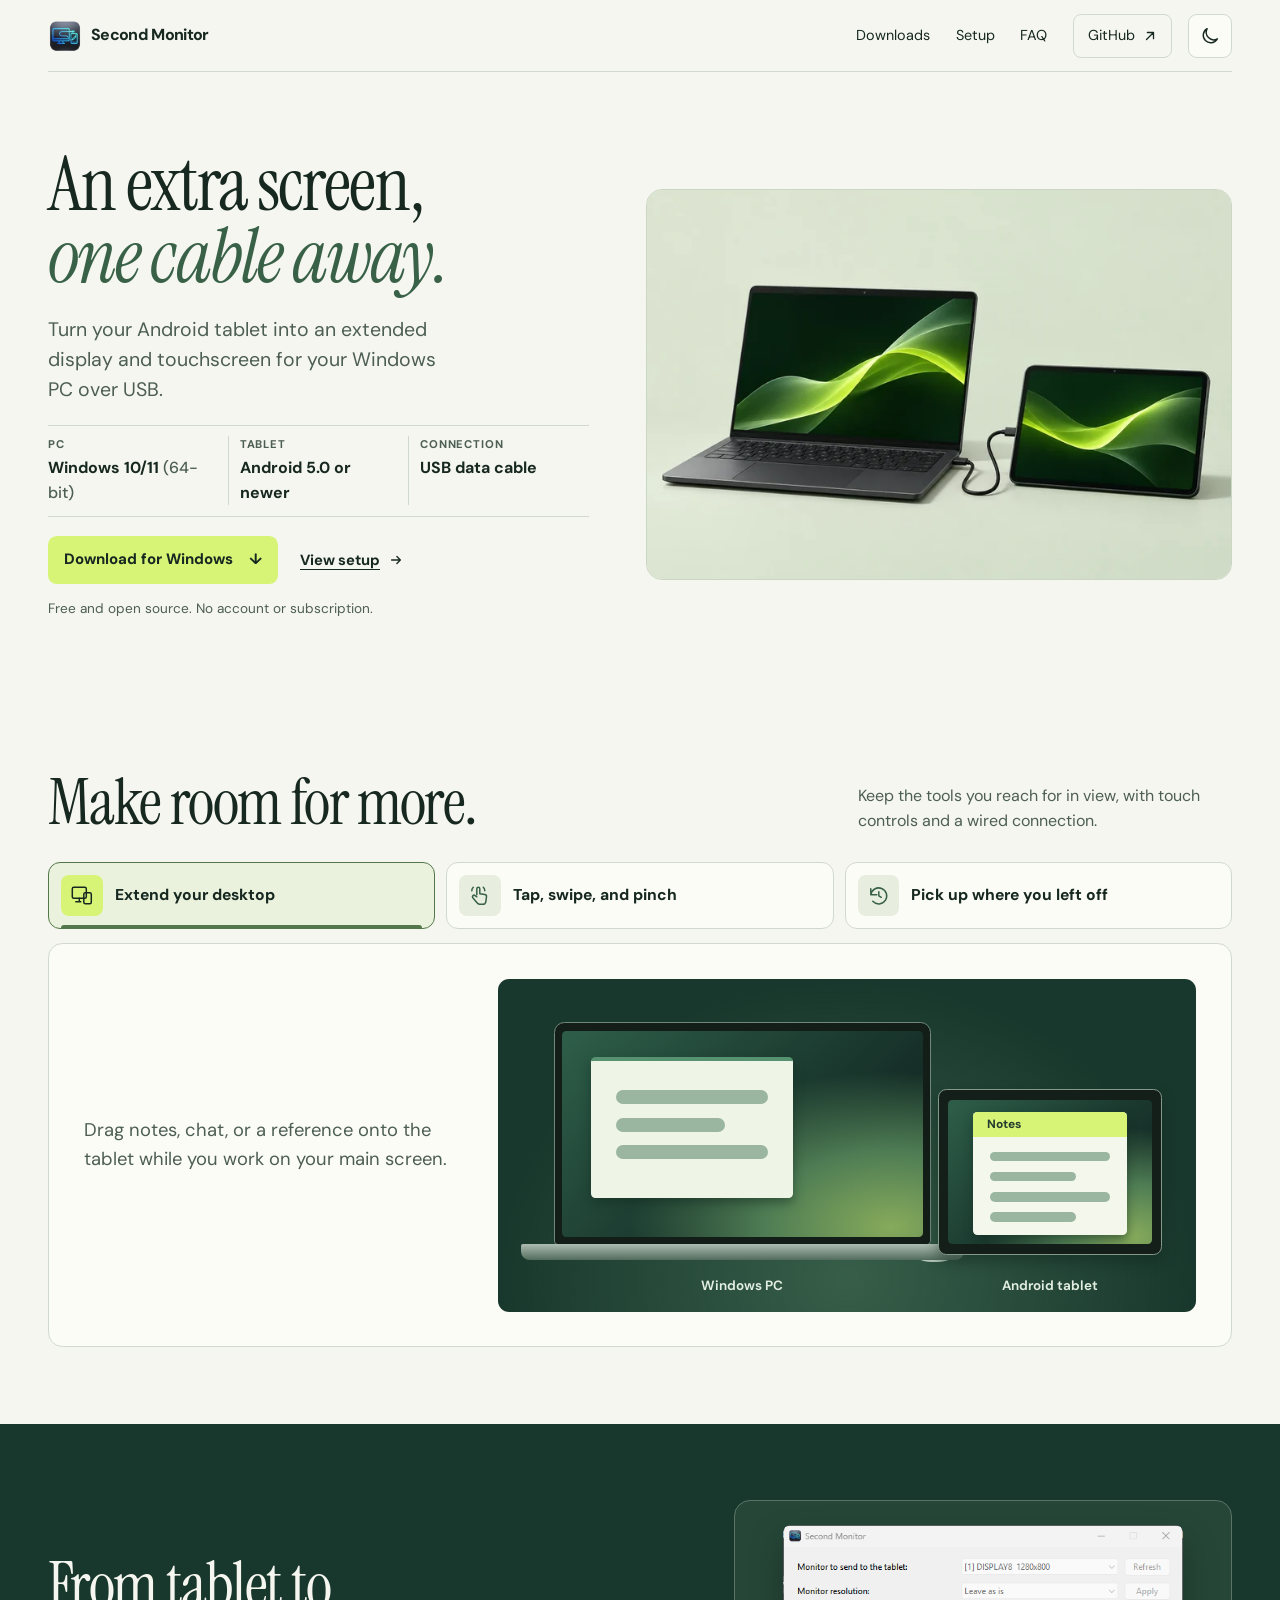
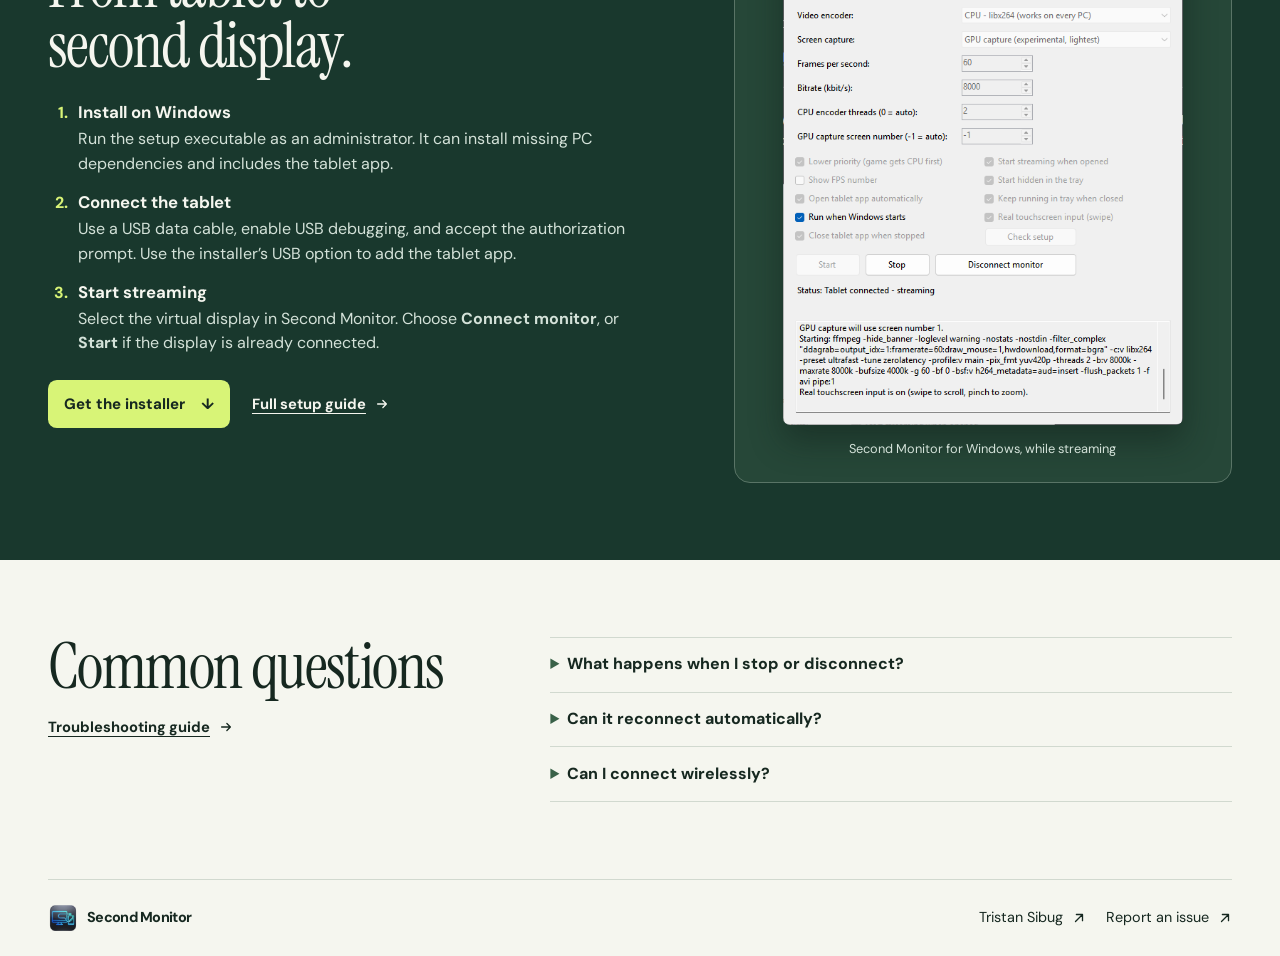
<file: website/public/index.html>
<!doctype html>
<html lang="en">
<head>
  <meta charset="utf-8">
  <meta name="viewport" content="width=device-width, initial-scale=1">
  <meta name="description" content="Turn your Android tablet into an extended Windows display and touchscreen over USB. Second Monitor is free and open source.">
  <meta name="color-scheme" content="light dark">
  <meta name="theme-color" content="#f5f6ef">
  <script src="theme.js"></script>
  <title>Second Monitor | An extra screen, one cable away</title>
  <link rel="icon" href="assets/app-icon.webp" type="image/webp">
  <link rel="stylesheet" href="styles.css">
  <link rel="stylesheet" href="feature-demo.css">
  <script src="feature-demo.js" defer></script>
</head>
<body>
  <a class="skip-link" href="#main">Skip to content</a>

  <header class="site-header">
    <div class="shell header-inner">
      <a class="brand" href="./" aria-current="page">
        <img src="assets/app-icon.webp" width="34" height="34" alt="">
        Second Monitor
      </a>
      <nav aria-label="Main navigation">
        <ul class="nav-links">
          <li><a href="downloads/">Downloads</a></li>
          <li><a href="setup/">Setup</a></li>
          <li><a href="#faq">FAQ</a></li>
          <li><a class="github-link" href="https://github.com/TristanSibug/SecondMonitor">GitHub <svg class="link-icon" aria-hidden="true" width="14" height="14" viewBox="0 0 16 16" fill="none" stroke="currentColor" stroke-width="1.5" stroke-linecap="round" stroke-linejoin="round"><path d="M4 12 12 4M5 4h7v7"/></svg></a></li>
        </ul>
      </nav>
      <button class="theme-toggle" type="button" aria-label="Dark theme" aria-pressed="false" title="Switch to dark theme" hidden>
        <svg class="theme-moon" aria-hidden="true" width="20" height="20" viewBox="0 0 24 24" fill="none" stroke="currentColor" stroke-width="1.7" stroke-linecap="round" stroke-linejoin="round"><path d="M20.8 15.4A9 9 0 0 1 8.6 3.2 9 9 0 1 0 20.8 15.4Z"/></svg>
        <svg class="theme-sun" aria-hidden="true" width="20" height="20" viewBox="0 0 24 24" fill="none" stroke="currentColor" stroke-width="1.7" stroke-linecap="round"><circle cx="12" cy="12" r="4"/><path d="M12 2v2m0 16v2M2 12h2m16 0h2M5 5l1.4 1.4m11.2 11.2L19 19M5 19l1.4-1.4M17.6 6.4 19 5"/></svg>
      </button>
    </div>
  </header>

  <main id="main">
    <section class="shell hero" aria-labelledby="hero-title">
      <div class="hero-copy">
        <h1 id="hero-title">An extra screen,<br><em>one cable away.</em></h1>
        <p class="lede">Turn your Android tablet into an extended display and touchscreen for your Windows PC over USB.</p>
        <dl class="requirements" aria-label="System requirements">
          <div><dt>PC</dt><dd>Windows 10/11 <span>(64-bit)</span></dd></div>
          <div><dt>Tablet</dt><dd>Android 5.0 or newer</dd></div>
          <div><dt>Connection</dt><dd>USB data cable</dd></div>
        </dl>
        <div class="actions">
          <a class="button" href="downloads/">Download for Windows <span aria-hidden="true">↓</span></a>
          <a class="text-link" href="setup/">View setup <svg class="link-icon" aria-hidden="true" width="14" height="14" viewBox="0 0 16 16" fill="none" stroke="currentColor" stroke-width="1.5" stroke-linecap="round" stroke-linejoin="round"><path d="M3 8h10m-4-4 4 4-4 4"/></svg></a>
        </div>
        <p class="hero-note">Free and open source. No account or subscription.</p>
      </div>

      <figure class="hero-figure">
        <img src="assets/wired-workspace.webp" srcset="assets/wired-workspace-small.webp 720w, assets/wired-workspace.webp 1440w" sizes="(max-width: 780px) calc(100vw - 32px), (max-width: 1200px) 49vw, 585px" width="1440" height="960" fetchpriority="high" alt="A laptop and tablet sharing a desktop over a single USB cable.">
      </figure>
    </section>

    <section class="shell section" id="features" aria-labelledby="features-title">
      <div class="section-heading">
        <h2 id="features-title">Make room for more.</h2>
        <p>Keep the tools you reach for in view, with touch controls and a wired connection.</p>
      </div>
      <div class="features" data-feature-demo>
        <article class="feature" data-demo="extend">
          <svg class="feature-icon" aria-hidden="true" width="24" height="24" viewBox="0 0 24 24" fill="none" stroke="currentColor" stroke-width="1.5" stroke-linecap="round" stroke-linejoin="round"><rect x="2.5" y="3.5" width="14" height="11" rx="1.5"/><path d="M6 18h5m-1.5-3.5V18"/><rect x="14" y="9" width="7.5" height="11" rx="1.5"/></svg>
          <h3>Extend your desktop</h3>
          <p>Drag notes, chat, or a reference onto the tablet while you work on your main screen.</p>
        </article>
        <article class="feature" data-demo="touch">
          <svg class="feature-icon" aria-hidden="true" width="24" height="24" viewBox="0 0 24 24" fill="none" stroke="currentColor" stroke-width="1.5" stroke-linecap="round" stroke-linejoin="round"><path d="M9 11V5a1.5 1.5 0 0 1 3 0v5l5 .8a2 2 0 0 1 1.7 2.2l-.7 5a3 3 0 0 1-3 2.5h-3a3 3 0 0 1-2.3-1.1L5 14a1.6 1.6 0 0 1 2.3-2.2L9 13"/><path d="M4 7a5 5 0 0 1 1.5-3.5m10 0A5 5 0 0 1 17 7"/></svg>
          <h3>Tap, swipe, and pinch</h3>
          <p>Swipe to scroll and pinch to zoom on your tablet. Switch to mouse mode for single-finger clicks and drags.</p>
        </article>
        <article class="feature" data-demo="reconnect">
          <svg class="feature-icon" aria-hidden="true" width="24" height="24" viewBox="0 0 24 24" fill="none" stroke="currentColor" stroke-width="1.5" stroke-linecap="round" stroke-linejoin="round"><path d="M4 11a8 8 0 1 1 2 6.5M4 5v6h6m2-3v4l2.5 1.5"/></svg>
          <h3>Pick up where you left off</h3>
          <p>Disconnect to bring windows back to your remaining displays. Reconnect to restore the tablet’s saved resolution and position.</p>
        </article>
      </div>
      <template id="feature-scene">
        <div class="demo-scene" aria-hidden="true">
          <div class="demo-cable"></div>
          <div class="demo-laptop">
            <div class="demo-laptop-screen">
              <div class="demo-work-window"><i></i><i></i><i></i></div>
            </div>
          </div>
          <div class="demo-tablet"></div>
          <div class="demo-notes">
            <div class="demo-notes-bar">Notes</div>
            <div class="demo-notes-page"><i></i><i></i><i></i><i></i></div>
            <span class="demo-finger"></span><span class="demo-finger demo-finger-second"></span>
            <span class="demo-cursor"></span>
          </div>
          <span class="demo-restored">Layout restored</span>
          <span class="demo-label demo-label-laptop">Windows PC</span>
          <span class="demo-label demo-label-tablet">Android tablet</span>
        </div>
      </template>
    </section>

    <section class="setup-band" id="setup" aria-labelledby="setup-title">
      <div class="shell setup">
        <div>
          <h2 id="setup-title">From tablet to second display.</h2>
          <ol class="steps">
            <li><div><h3>Install on Windows</h3><p>Run the setup executable as an administrator. It can install missing PC dependencies and includes the tablet app.</p></div></li>
            <li><div><h3>Connect the tablet</h3><p>Use a USB data cable, enable USB debugging, and accept the authorization prompt. Use the installer’s USB option to add the tablet app.</p></div></li>
            <li><div><h3>Start streaming</h3><p>Select the virtual display in Second Monitor. Choose <strong>Connect monitor</strong>, or <strong>Start</strong> if the display is already connected.</p></div></li>
          </ol>
          <div class="actions">
            <a class="button" href="downloads/">Get the installer <span aria-hidden="true">↓</span></a>
            <a class="text-link" href="setup/">Full setup guide <svg class="link-icon" aria-hidden="true" width="14" height="14" viewBox="0 0 16 16" fill="none" stroke="currentColor" stroke-width="1.5" stroke-linecap="round" stroke-linejoin="round"><path d="M3 8h10m-4-4 4 4-4 4"/></svg></a>
          </div>
        </div>
        <figure class="app-figure">
          <img src="assets/windows-app.webp" width="562" height="702" loading="lazy" alt="Second Monitor for Windows, showing the selected display, capture settings, and the Stop and Disconnect monitor controls.">
          <figcaption>Second Monitor for Windows, while streaming</figcaption>
        </figure>
      </div>
    </section>

    <section class="shell section faq" id="faq" aria-labelledby="faq-title">
      <div>
        <h2 id="faq-title">Common questions</h2>
        <a class="text-link" href="setup/#troubleshooting">Troubleshooting guide <svg class="link-icon" aria-hidden="true" width="14" height="14" viewBox="0 0 16 16" fill="none" stroke="currentColor" stroke-width="1.5" stroke-linecap="round" stroke-linejoin="round"><path d="M3 8h10m-4-4 4 4-4 4"/></svg></a>
      </div>
      <div class="questions">
        <details>
          <summary>What happens when I stop or disconnect?</summary>
          <p><strong>Stop</strong> ends streaming and keeps the virtual display active. <strong>Disconnect monitor</strong> removes it from the active desktop, and Windows moves its windows to the remaining displays.</p>
        </details>
        <details>
          <summary>Can it reconnect automatically?</summary>
          <p>Yes. If your saved secondary display is disconnected and available, launching Second Monitor reconnects it and starts streaming.</p>
        </details>
        <details>
          <summary>Can I connect wirelessly?</summary>
          <p>No. Second Monitor uses a USB data cable for video and touch input. The tablet needs USB debugging enabled and must authorize your PC.</p>
        </details>
      </div>
    </section>
  </main>

  <footer class="shell footer">
    <a class="brand" href="./">
      <img src="assets/app-icon.webp" width="30" height="30" alt="">
      Second Monitor
    </a>
    <div class="footer-links">
      <a href="https://tjesibug.online/">Tristan Sibug <svg class="link-icon" aria-hidden="true" width="14" height="14" viewBox="0 0 16 16" fill="none" stroke="currentColor" stroke-width="1.5" stroke-linecap="round" stroke-linejoin="round"><path d="M4 12 12 4M5 4h7v7"/></svg></a>
      <a href="https://github.com/TristanSibug/SecondMonitor/issues">Report an issue <svg class="link-icon" aria-hidden="true" width="14" height="14" viewBox="0 0 16 16" fill="none" stroke="currentColor" stroke-width="1.5" stroke-linecap="round" stroke-linejoin="round"><path d="M4 12 12 4M5 4h7v7"/></svg></a>
    </div>
  </footer>
</body>
</html>
</file>
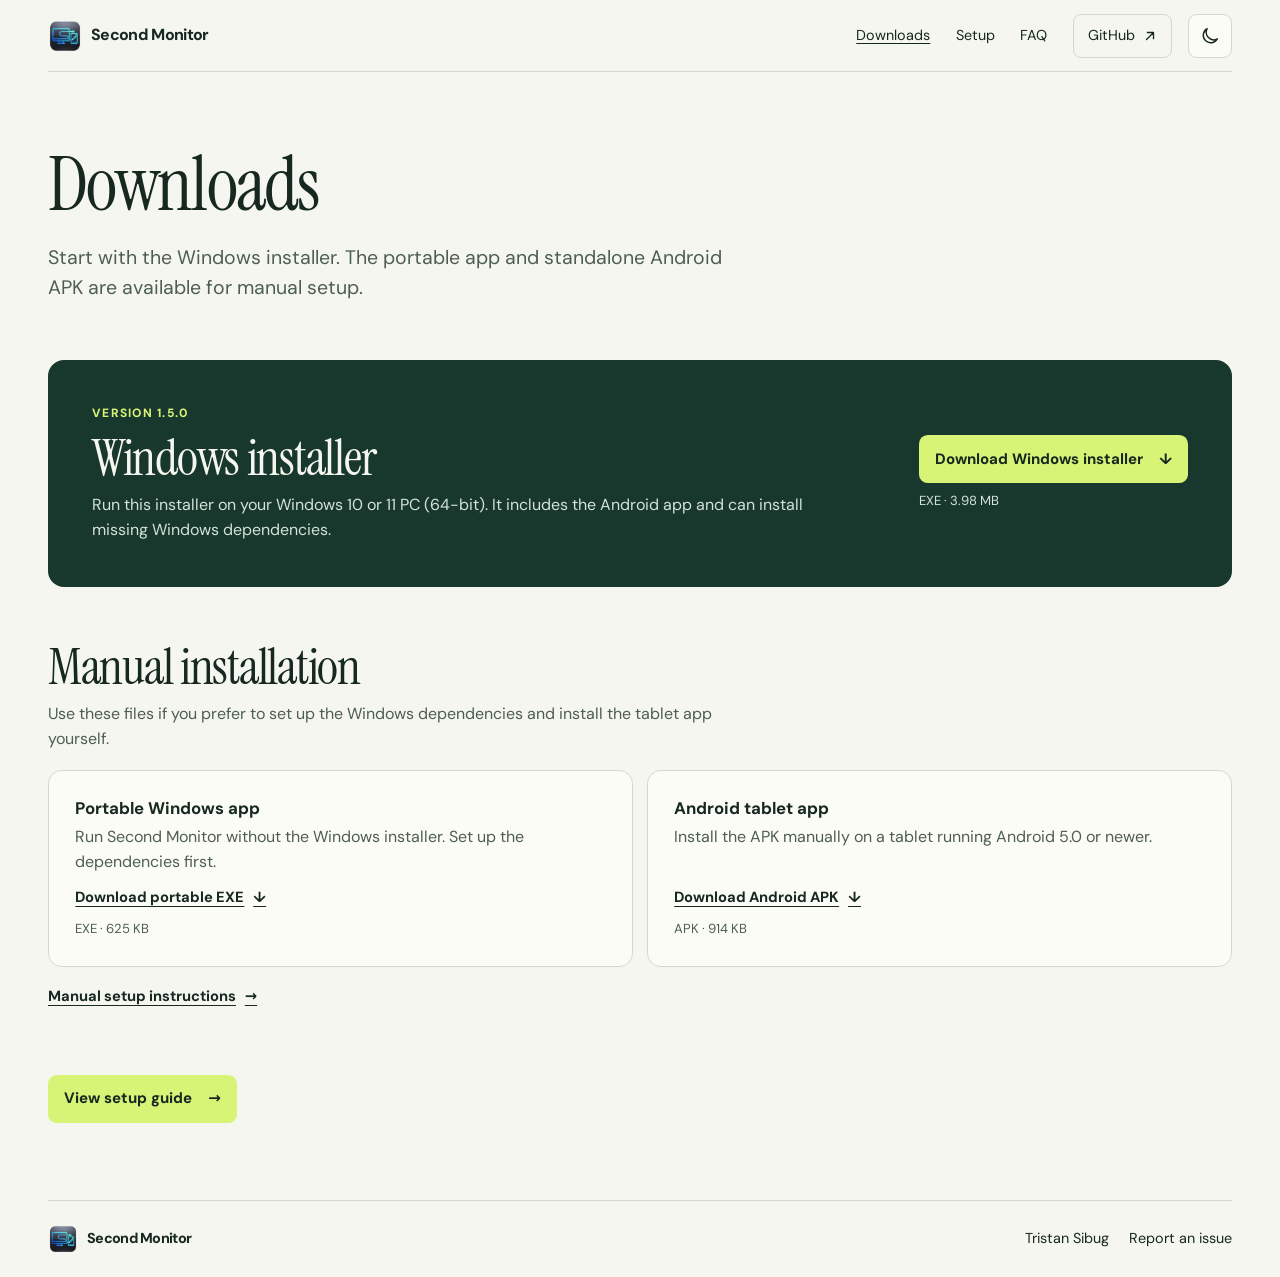
<file: website/public/downloads/index.html>
<!doctype html>
<html lang="en">
<head>
  <meta charset="utf-8">
  <meta name="viewport" content="width=device-width, initial-scale=1">
  <meta name="description" content="Download the Second Monitor Windows installer, portable app, or Android APK.">
  <meta name="color-scheme" content="light dark">
  <meta name="theme-color" content="#f5f6ef">
  <script src="../theme.js"></script>
  <title>Downloads | Second Monitor</title>
  <link rel="icon" href="../assets/app-icon.webp" type="image/webp">
  <link rel="stylesheet" href="../styles.css">
</head>
<body>
  <a class="skip-link" href="#main">Skip to content</a>

  <header class="site-header">
    <div class="shell header-inner">
      <a class="brand" href="../">
        <img src="../assets/app-icon.webp" width="34" height="34" alt="">
        Second Monitor
      </a>
      <nav aria-label="Main navigation">
        <ul class="nav-links">
          <li><a href="./" aria-current="page">Downloads</a></li>
          <li><a href="../setup/">Setup</a></li>
          <li><a href="../#faq">FAQ</a></li>
          <li><a class="github-link" href="https://github.com/TristanSibug/SecondMonitor">GitHub <svg class="link-icon" aria-hidden="true" width="14" height="14" viewBox="0 0 16 16" fill="none" stroke="currentColor" stroke-width="1.5" stroke-linecap="round" stroke-linejoin="round"><path d="M4 12 12 4M5 4h7v7"/></svg></a></li>
        </ul>
      </nav>
      <button class="theme-toggle" type="button" aria-label="Dark theme" aria-pressed="false" title="Switch to dark theme" hidden>
        <svg class="theme-moon" aria-hidden="true" width="20" height="20" viewBox="0 0 24 24" fill="none" stroke="currentColor" stroke-width="1.7" stroke-linecap="round" stroke-linejoin="round"><path d="M20.8 15.4A9 9 0 0 1 8.6 3.2 9 9 0 1 0 20.8 15.4Z"/></svg>
        <svg class="theme-sun" aria-hidden="true" width="20" height="20" viewBox="0 0 24 24" fill="none" stroke="currentColor" stroke-width="1.7" stroke-linecap="round"><circle cx="12" cy="12" r="4"/><path d="M12 2v2m0 16v2M2 12h2m16 0h2M5 5l1.4 1.4m11.2 11.2L19 19M5 19l1.4-1.4M17.6 6.4 19 5"/></svg>
      </button>
    </div>
  </header>

  <main class="shell content-page" id="main">
    <div class="page-intro">
      <h1>Downloads</h1>
      <p class="lede">Start with the Windows installer. The portable app and standalone Android APK are available for manual setup.</p>
    </div>

    <section class="download-primary" id="windows-installer" aria-labelledby="installer-title">
      <div>
        <p class="eyebrow">Version 1.5.0</p>
        <h2 id="installer-title">Windows installer</h2>
        <p>Run this installer on your Windows 10 or 11 PC (64-bit). It includes the Android app and can install missing Windows dependencies.</p>
      </div>
      <div class="download-action">
        <a class="button" href="https://github.com/TristanSibug/SecondMonitor/releases/download/v1.5.0/SecondMonitorSetup-1.5.exe">Download Windows installer <span aria-hidden="true">↓</span></a>
        <p class="file-info">EXE · 3.98 MB</p>
      </div>
    </section>

    <section class="download-options" id="manual-downloads" aria-labelledby="manual-title">
      <h2 id="manual-title">Manual installation</h2>
      <p>Use these files if you prefer to set up the Windows dependencies and install the tablet app yourself.</p>
      <div class="download-grid">
        <article class="feature">
          <h3>Portable Windows app</h3>
          <p>Run Second Monitor without the Windows installer. Set up the dependencies first.</p>
          <div class="download-file">
            <a class="text-link" href="https://github.com/TristanSibug/SecondMonitor/releases/download/v1.5.0/SecondMonitor.exe">Download portable EXE <span aria-hidden="true">↓</span></a>
            <p class="file-info">EXE · 625 KB</p>
          </div>
        </article>
        <article class="feature">
          <h3>Android tablet app</h3>
          <p>Install the APK manually on a tablet running Android 5.0 or newer.</p>
          <div class="download-file">
            <a class="text-link" href="https://github.com/TristanSibug/SecondMonitor/releases/download/v1.5.0/SecondMonitor.apk">Download Android APK <span aria-hidden="true">↓</span></a>
            <p class="file-info">APK · 914 KB</p>
          </div>
        </article>
      </div>
      <a class="text-link" href="../setup/#manual">Manual setup instructions <span aria-hidden="true">→</span></a>
    </section>

    <a class="button" href="../setup/">View setup guide <span aria-hidden="true">→</span></a>
  </main>

  <footer class="shell footer">
    <a class="brand" href="../">
      <img src="../assets/app-icon.webp" width="30" height="30" alt="">
      Second Monitor
    </a>
    <div class="footer-links"><a href="https://tjesibug.online/">Tristan Sibug</a><a href="https://github.com/TristanSibug/SecondMonitor/issues">Report an issue</a></div>
  </footer>
</body>
</html>
</file>
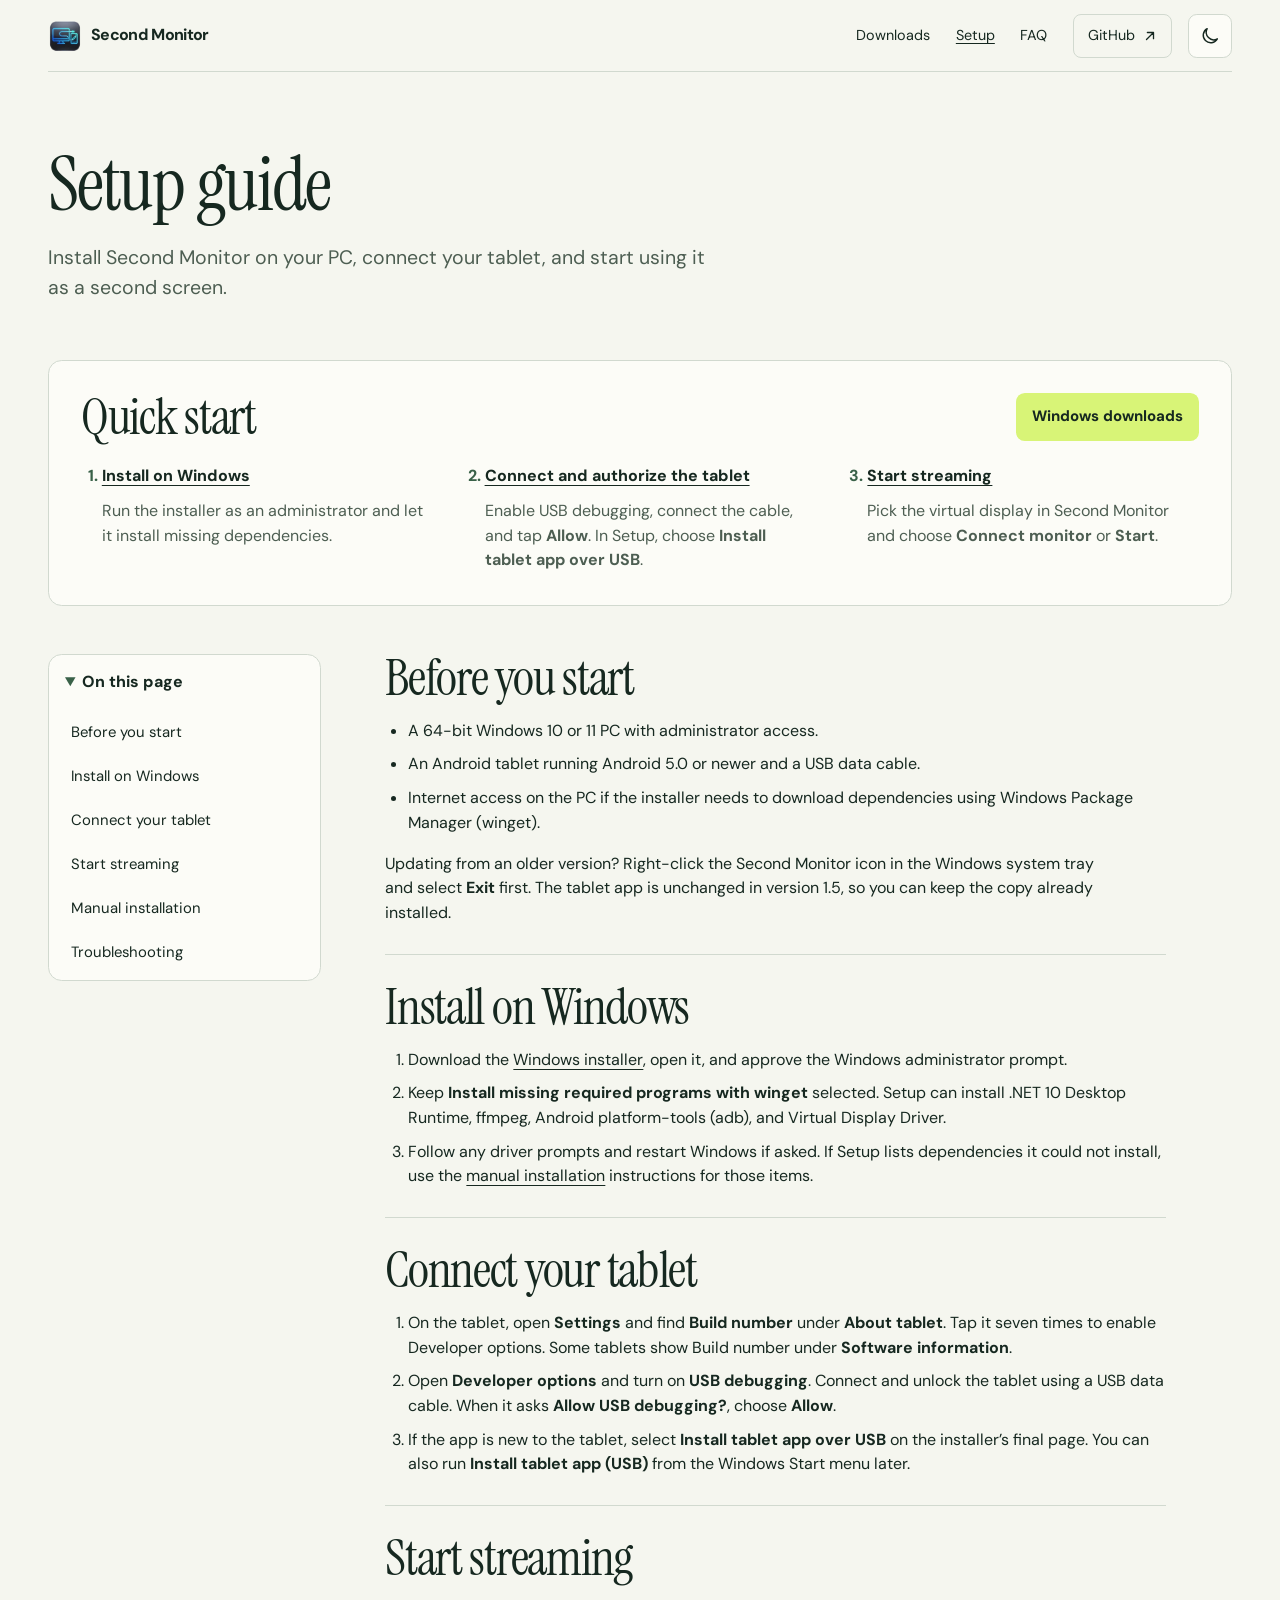
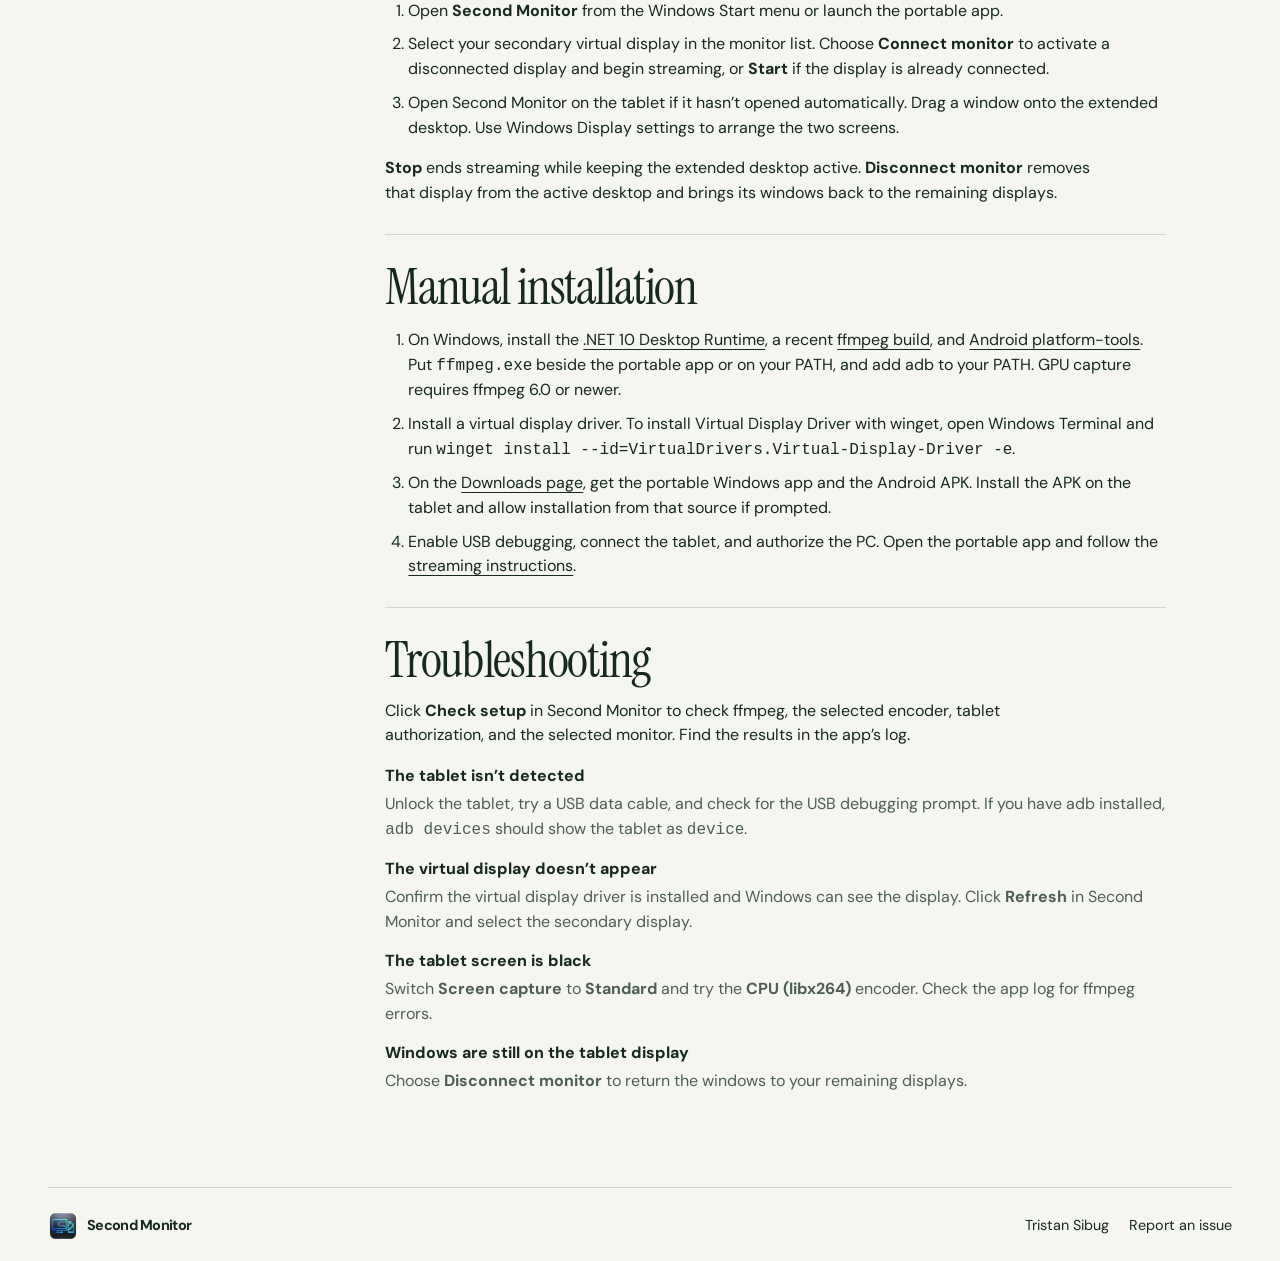
<file: website/public/setup/index.html>
<!doctype html>
<html lang="en">
<head>
  <meta charset="utf-8">
  <meta name="viewport" content="width=device-width, initial-scale=1">
  <meta name="description" content="Install Second Monitor, connect your Android tablet over USB, and start using it as an extended Windows display.">
  <meta name="color-scheme" content="light dark">
  <meta name="theme-color" content="#f5f6ef">
  <script src="../theme.js"></script>
  <title>Setup guide | Second Monitor</title>
  <link rel="icon" href="../assets/app-icon.webp" type="image/webp">
  <link rel="stylesheet" href="../styles.css">
</head>
<body>
  <a class="skip-link" href="#main">Skip to content</a>

  <header class="site-header">
    <div class="shell header-inner">
      <a class="brand" href="../">
        <img src="../assets/app-icon.webp" width="34" height="34" alt="">
        Second Monitor
      </a>
      <nav aria-label="Main navigation">
        <ul class="nav-links">
          <li><a href="../downloads/">Downloads</a></li>
          <li><a href="./" aria-current="page">Setup</a></li>
          <li><a href="../#faq">FAQ</a></li>
          <li><a class="github-link" href="https://github.com/TristanSibug/SecondMonitor">GitHub <svg class="link-icon" aria-hidden="true" width="14" height="14" viewBox="0 0 16 16" fill="none" stroke="currentColor" stroke-width="1.5" stroke-linecap="round" stroke-linejoin="round"><path d="M4 12 12 4M5 4h7v7"/></svg></a></li>
        </ul>
      </nav>
      <button class="theme-toggle" type="button" aria-label="Dark theme" aria-pressed="false" title="Switch to dark theme" hidden>
        <svg class="theme-moon" aria-hidden="true" width="20" height="20" viewBox="0 0 24 24" fill="none" stroke="currentColor" stroke-width="1.7" stroke-linecap="round" stroke-linejoin="round"><path d="M20.8 15.4A9 9 0 0 1 8.6 3.2 9 9 0 1 0 20.8 15.4Z"/></svg>
        <svg class="theme-sun" aria-hidden="true" width="20" height="20" viewBox="0 0 24 24" fill="none" stroke="currentColor" stroke-width="1.7" stroke-linecap="round"><circle cx="12" cy="12" r="4"/><path d="M12 2v2m0 16v2M2 12h2m16 0h2M5 5l1.4 1.4m11.2 11.2L19 19M5 19l1.4-1.4M17.6 6.4 19 5"/></svg>
      </button>
    </div>
  </header>

  <main class="shell content-page" id="main">
    <div class="page-intro">
      <h1>Setup guide</h1>
      <p class="lede">Install Second Monitor on your PC, connect your tablet, and start using it as a second screen.</p>
    </div>

    <section class="quick-start" aria-labelledby="quick-start-title">
      <div class="quick-start-header">
        <h2 id="quick-start-title">Quick start</h2>
        <a class="button" href="../downloads/#windows-installer">Windows downloads</a>
      </div>
      <ol>
        <li><a href="#install">Install on Windows</a><p>Run the installer as an administrator and let it install missing dependencies.</p></li>
        <li><a href="#connect">Connect and authorize the tablet</a><p>Enable USB debugging, connect the cable, and tap <strong>Allow</strong>. In Setup, choose <strong>Install tablet app over USB</strong>.</p></li>
        <li><a href="#stream">Start streaming</a><p>Pick the virtual display in Second Monitor and choose <strong>Connect monitor</strong> or <strong>Start</strong>.</p></li>
      </ol>
    </section>

    <div class="guide-layout">
      <details class="guide-nav">
        <summary>On this page</summary>
        <nav aria-label="On this page">
          <ul>
            <li><a href="#requirements">Before you start</a></li>
            <li><a href="#install">Install on Windows</a></li>
            <li><a href="#connect">Connect your tablet</a></li>
            <li><a href="#stream">Start streaming</a></li>
            <li><a href="#manual">Manual installation</a></li>
            <li><a href="#troubleshooting">Troubleshooting</a></li>
          </ul>
        </nav>
      </details>
      <script>
        const guideContents = document.querySelector(".guide-nav");
        const wideGuide = matchMedia("(width > 48.75rem)");
        guideContents.open = wideGuide.matches;
        wideGuide.addEventListener("change", ({ matches }) => { guideContents.open = matches; });
      </script>

      <div class="guide-content">
        <section id="requirements" aria-labelledby="requirements-title">
          <h2 id="requirements-title">Before you start</h2>
          <ul>
            <li>A 64-bit Windows 10 or 11 PC with administrator access.</li>
            <li>An Android tablet running Android 5.0 or newer and a USB data cable.</li>
            <li>Internet access on the PC if the installer needs to download dependencies using Windows Package Manager (winget).</li>
          </ul>
          <p>Updating from an older version? Right-click the Second Monitor icon in the Windows system tray and select <strong>Exit</strong> first. The tablet app is unchanged in version 1.5, so you can keep the copy already installed.</p>
        </section>

        <section id="install" aria-labelledby="install-title">
          <h2 id="install-title">Install on Windows</h2>
          <ol>
            <li>Download the <a href="../downloads/#windows-installer">Windows installer</a>, open it, and approve the Windows administrator prompt.</li>
            <li>Keep <strong>Install missing required programs with winget</strong> selected. Setup can install .NET 10 Desktop Runtime, ffmpeg, Android platform-tools (adb), and Virtual Display Driver.</li>
            <li>Follow any driver prompts and restart Windows if asked. If Setup lists dependencies it could not install, use the <a href="#manual">manual installation</a> instructions for those items.</li>
          </ol>
        </section>

        <section id="connect" aria-labelledby="connect-title">
          <h2 id="connect-title">Connect your tablet</h2>
          <ol>
            <li>On the tablet, open <strong>Settings</strong> and find <strong>Build number</strong> under <strong>About tablet</strong>. Tap it seven times to enable Developer options. Some tablets show Build number under <strong>Software information</strong>.</li>
            <li>Open <strong>Developer options</strong> and turn on <strong>USB debugging</strong>. Connect and unlock the tablet using a USB data cable. When it asks <strong>Allow USB debugging?</strong>, choose <strong>Allow</strong>.</li>
            <li>If the app is new to the tablet, select <strong>Install tablet app over USB</strong> on the installer’s final page. You can also run <strong>Install tablet app (USB)</strong> from the Windows Start menu later.</li>
          </ol>
        </section>

        <section id="stream" aria-labelledby="stream-title">
          <h2 id="stream-title">Start streaming</h2>
          <ol>
            <li>Open <strong>Second Monitor</strong> from the Windows Start menu or launch the portable app.</li>
            <li>Select your secondary virtual display in the monitor list. Choose <strong>Connect monitor</strong> to activate a disconnected display and begin streaming, or <strong>Start</strong> if the display is already connected.</li>
            <li>Open Second Monitor on the tablet if it hasn’t opened automatically. Drag a window onto the extended desktop. Use Windows Display settings to arrange the two screens.</li>
          </ol>
          <p><strong>Stop</strong> ends streaming while keeping the extended desktop active. <strong>Disconnect monitor</strong> removes that display from the active desktop and brings its windows back to the remaining displays.</p>
        </section>

        <section id="manual" aria-labelledby="manual-title">
          <h2 id="manual-title">Manual installation</h2>
          <ol>
            <li>On Windows, install the <a href="https://dotnet.microsoft.com/en-us/download/dotnet/10.0">.NET 10 Desktop Runtime</a>, a recent <a href="https://ffmpeg.org/download.html">ffmpeg build</a>, and <a href="https://developer.android.com/tools/releases/platform-tools">Android platform-tools</a>. Put <code>ffmpeg.exe</code> beside the portable app or on your PATH, and add adb to your PATH. GPU capture requires ffmpeg 6.0 or newer.</li>
            <li>Install a virtual display driver. To install Virtual Display Driver with winget, open Windows Terminal and run <code>winget install --id=VirtualDrivers.Virtual-Display-Driver -e</code>.</li>
            <li>On the <a href="../downloads/#manual-downloads">Downloads page</a>, get the portable Windows app and the Android APK. Install the APK on the tablet and allow installation from that source if prompted.</li>
            <li>Enable USB debugging, connect the tablet, and authorize the PC. Open the portable app and follow the <a href="#stream">streaming instructions</a>.</li>
          </ol>
        </section>

        <section id="troubleshooting" aria-labelledby="troubleshooting-title">
          <h2 id="troubleshooting-title">Troubleshooting</h2>
          <p>Click <strong>Check setup</strong> in Second Monitor to check ffmpeg, the selected encoder, tablet authorization, and the selected monitor. Find the results in the app’s log.</p>
          <dl class="guide-problems">
            <dt>The tablet isn’t detected</dt>
            <dd>Unlock the tablet, try a USB data cable, and check for the USB debugging prompt. If you have adb installed, <code>adb devices</code> should show the tablet as <code>device</code>.</dd>
            <dt>The virtual display doesn’t appear</dt>
            <dd>Confirm the virtual display driver is installed and Windows can see the display. Click <strong>Refresh</strong> in Second Monitor and select the secondary display.</dd>
            <dt>The tablet screen is black</dt>
            <dd>Switch <strong>Screen capture</strong> to <strong>Standard</strong> and try the <strong>CPU (libx264)</strong> encoder. Check the app log for ffmpeg errors.</dd>
            <dt>Windows are still on the tablet display</dt>
            <dd>Choose <strong>Disconnect monitor</strong> to return the windows to your remaining displays.</dd>
          </dl>
        </section>
      </div>
    </div>
  </main>

  <footer class="shell footer">
    <a class="brand" href="../">
      <img src="../assets/app-icon.webp" width="30" height="30" alt="">
      Second Monitor
    </a>
    <div class="footer-links"><a href="https://tjesibug.online/">Tristan Sibug</a><a href="https://github.com/TristanSibug/SecondMonitor/issues">Report an issue</a></div>
  </footer>
</body>
</html>
</file>
<file: website/public/styles.css>
@font-face {
  font-family: "DM Sans";
  src: url("assets/dm-sans.woff2") format("woff2");
  font-weight: 100 1000;
  font-display: swap;
}

@font-face {
  font-family: "Instrument Serif";
  src: url("assets/instrument-serif.woff2") format("woff2");
  font-display: swap;
}

@font-face {
  font-family: "Instrument Serif";
  src: url("assets/instrument-serif-italic.woff2") format("woff2");
  font-style: italic;
  font-display: swap;
}

:root {
  color-scheme: light;
  --paper: #f5f6ef;
  --ink: #162820;
  --muted: #4d5e52;
  --line: #d1d9cf;
  --surface: #fcfcf7;
  --soft: #e7eedf;
  --accent: #396148;
  --accent-edge: #527749;
  --selected: #eaf2de;
  --image-plate: #e1ead6;
  --image-line: #cbd7c5;
  --forest: #19382d;
  --band-ink: #f5f6ef;
  --band-muted: #d4e2d9;
  --lime: #d8f477;
  --button-ink: #162820;
  --body-font: "DM Sans", system-ui, sans-serif;
  --display-font: "Instrument Serif", Georgia, serif;
}

@supports (color: light-dark(black, white)) {
  :root {
    color-scheme: light dark;
    --paper: light-dark(#f5f6ef, #121e19);
    --ink: light-dark(#162820, #edf3e8);
    --muted: light-dark(#4d5e52, #bacbbf);
    --line: light-dark(#d1d9cf, #40594c);
    --surface: light-dark(#fcfcf7, #1c2c24);
    --soft: light-dark(#e7eedf, #293e32);
    --accent: light-dark(#396148, #bedb96);
    --accent-edge: light-dark(#527749, #99bd87);
    --selected: light-dark(#eaf2de, #2c4836);
    --image-plate: light-dark(#e1ead6, #22382d);
    --image-line: light-dark(#cbd7c5, #486456);
    --forest: light-dark(#19382d, #1d392e);
  }

  :root:has(> head > meta[name="color-scheme"][content="light"]) { color-scheme: light; }
  :root:has(> head > meta[name="color-scheme"][content="dark"]) { color-scheme: dark; }
}

* { box-sizing: border-box; }

@media (prefers-reduced-motion: no-preference) {
  :root:has(#faq:target) { scroll-behavior: smooth; }

  ::view-transition { pointer-events: none; }
  ::view-transition-group(root) {
    animation-duration: 260ms;
    animation-timing-function: ease-in-out;
  }
}

body {
  margin: 0;
  background: var(--paper);
  color: var(--ink);
  font: 1rem/1.55 var(--body-font);
  overflow-wrap: break-word;
}

img { display: block; max-inline-size: 100%; block-size: auto; }
a { color: inherit; text-underline-offset: 0.24em; }
a:focus-visible, summary:focus-visible { outline: 2px solid currentColor; outline-offset: 4px; }
p { margin: 0; }

.shell {
  width: min(74rem, calc(100% - clamp(2rem, 7vw, 6rem)));
  margin-inline: auto;
}

.skip-link {
  position: absolute;
  z-index: 1;
  inset: 0 auto auto 1rem;
  padding: 0.75rem 1rem;
  transform: translateY(-150%);
  background: var(--lime);
  color: var(--button-ink);
}

.skip-link:focus { transform: translateY(0); }

.header-inner, .footer {
  display: flex;
  flex-wrap: wrap;
  align-items: center;
  justify-content: space-between;
  gap: 0.45rem 2rem;
  padding-block: 0.85rem;
}

.header-inner {
  display: grid;
  grid-template-columns: minmax(0, 1fr) auto;
  gap: 0.45rem 1rem;
  border-bottom: 1px solid var(--line);
}

.header-inner:has(.theme-toggle:not([hidden])) {
  grid-template-columns: minmax(0, 1fr) auto auto;
}

.header-inner .brand { justify-self: start; }

.theme-toggle:not([hidden]) {
  display: grid;
  place-items: center;
  min-inline-size: 44px;
  min-block-size: 44px;
  padding: 0.55rem;
  border: 1px solid var(--line);
  border-radius: 0.55rem;
  background: var(--surface);
  color: var(--ink);
  cursor: pointer;
}

.theme-toggle:hover { background: var(--soft); }
.theme-toggle:focus-visible { outline: 2px solid currentColor; outline-offset: 4px; }
.theme-toggle[aria-pressed="false"] .theme-sun,
.theme-toggle[aria-pressed="true"] .theme-moon { display: none; }

.brand, .nav-links a, .text-link, .button, .footer-links a {
  display: inline-flex;
  align-items: center;
  gap: 0.55rem;
  min-block-size: 44px;
}

.brand {
  gap: 0.55rem;
  font-weight: 750;
  letter-spacing: -0.04em;
  text-decoration: none;
}

.brand img { flex: none; }

.nav-links {
  display: flex;
  flex-wrap: wrap;
  gap: 0 1.6rem;
  margin: 0;
  padding: 0;
  list-style: none;
  font-size: 0.9rem;
}

.nav-links a { text-decoration: none; }
.nav-links a:hover, .brand:hover, .nav-links [aria-current="page"] { text-decoration: underline; }
.nav-links .github-link {
  padding-inline: 0.85rem;
  border: 1px solid var(--line);
  border-radius: 0.5rem;
}

.hero {
  display: grid;
  grid-template-columns: minmax(0, 0.96fr) minmax(0, 1.04fr);
  align-items: center;
  gap: clamp(1.75rem, 4.5vw, 4.25rem);
  padding-block: clamp(3.5rem, 6vw, 6rem);
}

.eyebrow {
  display: flex;
  align-items: center;
  gap: 0.55rem;
  margin-block-end: 1.3rem;
  color: #365443;
  font-size: 0.75rem;
  font-weight: 750;
  letter-spacing: 0.105em;
  text-transform: uppercase;
}

h1, h2 {
  margin: 0;
  font: 400 clamp(2.75rem, 5.9vw, 5.6rem)/0.95 var(--display-font);
  letter-spacing: -0.025em;
}

h1 em { color: var(--accent); }

h2 {
  font-size: clamp(2.75rem, 5vw, 4.5rem);
  text-wrap: balance;
}

.lede {
  max-width: 32ch;
  margin-block: 1.4rem 1.2rem;
  color: var(--muted);
  font-size: clamp(1.02rem, 1.6vw, 1.22rem);
}

.actions {
  display: flex;
  flex-wrap: wrap;
  align-items: center;
  gap: 0.45rem 1.35rem;
}

.button {
  justify-content: space-between;
  gap: 1rem;
  min-block-size: 48px;
  padding: 0.7rem 0.95rem;
  border: 1px solid transparent;
  border-radius: 0.55rem;
  background: var(--lime);
  color: var(--button-ink);
  font-size: 0.94rem;
  font-weight: 750;
  text-decoration: none;
}

.button:hover { background: #c9e66a; }
.button:focus-visible { outline-color: var(--ink); }
.setup .button:focus-visible { outline-color: var(--band-ink); }
.text-link { font-size: 0.92rem; font-weight: 700; }
.text-link:hover { text-decoration-thickness: 2px; }

.hero-note {
  margin-block-start: 0.9rem;
  color: var(--muted);
  font-size: 0.85rem;
}

figure { margin: 0; }

.hero-figure {
  overflow: hidden;
  border: 1px solid var(--image-line);
  border-radius: 1rem;
  background: var(--image-plate);
}

.hero-figure img { width: 100%; }

.requirements {
  display: grid;
  grid-template-columns: repeat(3, minmax(0, 1fr));
  margin-block: 0 1.2rem;
  padding-block: 0.65rem;
  border-block: 1px solid var(--line);
}

.requirements > div { padding-inline: 0.65rem; }
.requirements > div:first-child { padding-inline-start: 0; }
.requirements > div + div { border-inline-start: 1px solid var(--line); }

.requirements dt {
  margin-block-end: 0.15rem;
  color: var(--muted);
  font-size: 0.7rem;
  font-weight: 750;
  letter-spacing: 0.08em;
  text-transform: uppercase;
}

.requirements dd { margin: 0; font-size: clamp(0.87rem, 1.5vw, 1rem); font-weight: 700; }
.requirements dd span { color: var(--muted); font-weight: 500; }

.section { padding-block: clamp(3rem, 6vw, 5.5rem); }

.section-heading {
  display: flex;
  flex-wrap: wrap;
  gap: 0.8rem 2rem;
  align-items: end;
  justify-content: space-between;
  margin-block-end: 1.75rem;
}

.section-heading p { max-width: 34ch; color: var(--muted); }

.features {
  display: grid;
  grid-template-columns: repeat(3, minmax(0, 1fr));
  gap: 0.85rem;
}

.feature {
  padding: clamp(1.1rem, 2.5vw, 1.65rem);
  border: 1px solid var(--line);
  border-radius: 0.85rem;
  background: var(--surface);
}

.feature-icon {
  box-sizing: content-box;
  padding: 0.55rem;
  border-radius: 0.5rem;
  background: var(--soft);
  color: var(--accent);
}

h3 { margin: 0; font-size: 1.05rem; line-height: 1.35; }
.feature h3 { margin-block: 0.85rem 0.35rem; }
.feature p { color: var(--muted); }

.setup-band { background: var(--forest); color: var(--band-ink); }

.setup {
  display: grid;
  grid-template-columns: minmax(0, 1.1fr) minmax(0, 0.9fr);
  align-items: center;
  gap: clamp(2rem, 6vw, 6rem);
  padding-block: clamp(3rem, 6vw, 5.5rem);
}

.setup h2 { max-width: 12ch; text-wrap: wrap; }

.steps {
  display: grid;
  gap: 0.9rem;
  padding-inline-start: 1.5rem;
  margin-block: 1.5rem;
}

.steps li { padding-inline-start: 0.35rem; }
.steps li::marker { color: var(--lime); font-weight: 750; }
.steps p { margin-block-start: 0.2rem; color: var(--band-muted); }

.app-figure {
  display: grid;
  justify-items: center;
  gap: 0.85rem;
  padding: clamp(0.75rem, 2vw, 1.5rem);
  border: 1px solid #597466;
  border-radius: 1rem;
  background: #264738;
}

.app-figure img {
  width: min(100%, 25rem);
  border-radius: 0.45rem;
  box-shadow: 0 1rem 2rem #101d1877;
}

@media (hover: hover) {
  .app-figure:hover {
    background: #2d5141;
    border-color: #8ea99a;
  }

  @media (prefers-reduced-motion: no-preference) {
    .app-figure img { transition: transform 200ms ease; }
    .app-figure:hover img { transform: scale(1.025); }
  }
}

.app-figure figcaption { color: var(--band-muted); font-size: 0.8rem; text-align: center; }

.faq {
  display: grid;
  grid-template-columns: minmax(0, 0.8fr) minmax(0, 1.2fr);
  gap: 1.25rem 3rem;
}

.faq h2 { margin-block-end: 0.45rem; }
.questions { border-top: 1px solid var(--line); }
details { border-bottom: 1px solid var(--line); }

summary {
  min-block-size: 44px;
  padding-block: 0.9rem;
  cursor: pointer;
  font-weight: 750;
}

summary::marker { color: var(--accent); }
details p { max-width: 54ch; padding-block: 0 1rem; color: var(--muted); }

.footer {
  border-top: 1px solid var(--line);
  padding-block: 1rem;
  font-size: 0.9rem;
}

.footer-links { display: flex; flex-wrap: wrap; gap: 0 1.25rem; }
.footer-links a { text-decoration: none; }
.footer-links a:hover { text-decoration: underline; }

.content-page { padding-block: clamp(2.75rem, 6vw, 5.5rem); }

.page-intro { margin-block-end: clamp(2rem, 5vw, 3.5rem); }
.page-intro .lede { max-width: 52ch; }
.content-page h2 { font-size: clamp(2.1rem, 4vw, 3.4rem); }
.content-page p:not(.eyebrow, .lede, .file-info) { max-width: 65ch; }

.download-primary {
  display: flex;
  flex-wrap: wrap;
  align-items: center;
  justify-content: space-between;
  gap: 1.25rem 2rem;
  padding: clamp(1.25rem, 4vw, 2.75rem);
  border-radius: 1rem;
  background: var(--forest);
  color: var(--band-ink);
}

.download-primary .eyebrow { color: var(--lime); margin-block-end: 0.75rem; }
.download-primary h2 { margin-block-end: 0.65rem; }
.download-primary p { color: var(--band-muted); }
.download-primary .button:focus-visible { outline-color: var(--band-ink); }
.download-action { max-width: 21rem; }
.file-info { color: var(--muted); font-size: 0.82rem; }
.download-action .file-info { margin-block-start: 0.45rem; }

.download-options { margin-block: clamp(2rem, 5vw, 3.5rem); }
.download-options > p { margin-block-start: 0.65rem; color: var(--muted); }

.download-grid {
  display: grid;
  grid-template-columns: repeat(2, minmax(0, 1fr));
  gap: 0.85rem;
  margin-block: 1.15rem 0.5rem;
}

.download-grid .feature {
  display: flex;
  flex-direction: column;
}

.download-grid h3 { margin-block-start: 0; }
.download-file { margin-block-start: auto; }

.quick-start {
  margin-block-end: clamp(1.75rem, 4vw, 3rem);
  padding: clamp(1rem, 3vw, 2rem);
  border: 1px solid var(--line);
  border-radius: 0.85rem;
  background: var(--surface);
}

.quick-start-header {
  display: flex;
  flex-wrap: wrap;
  align-items: center;
  justify-content: space-between;
  gap: 0.85rem 1.5rem;
}

.quick-start ol {
  display: grid;
  grid-template-columns: repeat(3, minmax(0, 1fr));
  gap: 0.9rem clamp(1.65rem, 4vw, 3.5rem);
  margin-block: 0.85rem 0;
  padding-inline-start: 1.3rem;
}

.quick-start li::marker { color: var(--accent); font-weight: 750; }
.quick-start li a { display: inline-flex; align-items: center; min-block-size: 44px; font-weight: 750; }
.quick-start li p { color: var(--muted); }

.guide-layout {
  display: grid;
  grid-template-columns: minmax(11rem, 1fr) minmax(0, 3.1fr);
  align-items: start;
  gap: 1.75rem clamp(2rem, 5vw, 4.5rem);
}

.guide-nav {
  padding: 0.35rem 1rem;
  border: 1px solid var(--line);
  border-radius: 0.85rem;
  background: var(--surface);
}

.guide-nav summary { padding-block: 0.55rem; }
.guide-nav ul { margin: 0.35rem 0 0; padding: 0; list-style: none; }
.guide-nav a {
  display: flex;
  align-items: center;
  min-block-size: 44px;
  padding-inline: 0.4rem;
  border-radius: 0.35rem;
  font-size: 0.93rem;
  text-decoration: none;
}

.guide-nav a:hover { background: var(--soft); }

.guide-content { max-width: 71ch; }
.guide-content section + section {
  border-top: 1px solid var(--line);
  padding-block-start: 1.75rem;
  margin-block-start: 1.75rem;
}

.guide-content h2 { margin-block-end: 0.85rem; text-wrap: wrap; }
.guide-content ol, .guide-content ul { padding-inline-start: 1.45rem; }
.guide-content li + li { margin-block-start: 0.55rem; }
.guide-content code { overflow-wrap: anywhere; }
.guide-problems dt { font-weight: 750; }
.guide-problems dd { margin: 0.2rem 0 0.9rem; color: var(--muted); }

@media (max-width: 48.75rem) {
  .hero, .setup, .faq, .guide-layout, .quick-start ol { grid-template-columns: minmax(0, 1fr); }
  h1 { font-size: clamp(3.15rem, 10vw, 5.3rem); }
  .hero { padding-block: 2.75rem; }
  .features { grid-template-columns: minmax(0, 1fr); }
  .app-figure { justify-self: start; width: min(100%, 29rem); }
}

@media (max-width: 40rem) {
  .header-inner:has(.theme-toggle:not([hidden])) { grid-template-columns: minmax(0, 1fr) auto; }
  .header-inner nav { grid-area: 2 / 1 / auto / -1; }
  .theme-toggle { grid-area: 1 / 2; }
}

@media (max-width: 32rem) {
  .header-inner { padding-block: 0.6rem; }
  .nav-links { gap: 0 0.9rem; }
  .download-grid { grid-template-columns: minmax(0, 1fr); }
  .nav-links .github-link { padding-inline: 0; border-color: transparent; }
  .requirements > div:last-child { padding-inline-end: 0; }
}
</file>
<file: website/public/feature-demo.css>
.features.demo-enhanced {
  grid-template-columns: minmax(0, 1fr);
  gap: 0.85rem;
}

.demo-tabs {
  display: grid;
  grid-template-columns: repeat(3, minmax(0, 1fr));
  gap: 0.7rem;
}

.demo-tabs button {
  position: relative;
  display: flex;
  align-items: center;
  gap: 0.75rem;
  min-block-size: 64px;
  padding: 0.75rem;
  border: 1px solid var(--line);
  border-radius: 0.75rem;
  background: var(--surface);
  color: var(--ink);
  font: 750 0.98rem/1.3 var(--body-font);
  text-align: start;
  cursor: pointer;
}

.demo-tabs button:hover { background: var(--soft); }

.demo-tabs button[aria-selected="true"] {
  border-color: var(--accent-edge);
  background: var(--selected);
}

.demo-tabs button[aria-selected="true"]::after {
  content: "";
  position: absolute;
  inset: auto 0.75rem 0;
  border-block-end: 3px solid var(--accent-edge);
  border-radius: 3px 3px 0 0;
}

.demo-tabs button[aria-selected="true"] .feature-icon { background: var(--lime); color: var(--button-ink); }
.demo-tabs .feature-icon { flex: none; }

.demo-tabs button:focus-visible,
.demo-panel:focus-visible {
  outline: 2px solid var(--accent);
  outline-offset: 3px;
}

.demo-panel:not([hidden]) {
  display: grid;
  grid-template-columns: minmax(12rem, 0.7fr) minmax(0, 1.3fr);
  align-items: center;
  gap: clamp(1rem, 3vw, 2.75rem);
  padding: clamp(0.9rem, 2.7vw, 2.2rem);
  border: 1px solid var(--line);
  border-radius: 0.9rem;
  background: var(--surface);
}

.demo-copy {
  max-width: 31ch;
  color: var(--muted);
  font-size: clamp(1rem, 1.5vw, 1.15rem);
}

.demo-scene {
  position: relative;
  isolation: isolate;
  overflow: hidden;
  aspect-ratio: 2.1;
  container-type: inline-size;
  border-radius: 0.7rem;
  background: radial-gradient(ellipse at 50% 90%, #375e49, transparent 70%), #19382d;
  color: #e2eee1;
  --screen: radial-gradient(ellipse at 91% 95%, #86aa5b 0%, #4f7d54 27%, transparent 56%), linear-gradient(135deg, #2e5e49, #152e27 70%);
  --notes-on-laptop: translate(-177%, -28%) scale(1.12);
}

.demo-laptop,
.demo-tablet,
.demo-notes,
.demo-cable,
.demo-label { position: absolute; }

.demo-laptop {
  inset: 13% auto auto 8%;
  width: 54%;
  height: 67%;
  padding: 1.05%;
  border: 1px solid #70887b;
  border-radius: 0.65rem 0.65rem 0.24rem 0.24rem;
  background: #131e19;
}

.demo-laptop::after {
  content: "";
  position: absolute;
  inset: 100% -9% auto;
  height: 7%;
  border-radius: 0.12rem 0.12rem 0.55rem 0.55rem;
  background: linear-gradient(#adbdb1, #526c5d);
}

.demo-laptop-screen {
  position: relative;
  height: 100%;
  overflow: hidden;
  border-radius: 0.27rem;
  background: var(--screen);
}

.demo-work-window {
  position: absolute;
  inset: 13% auto auto 8%;
  width: 56%;
  height: 68%;
  padding: 8% 7% 0;
  border-block-start: 0.26rem solid #569170;
  border-radius: 0.28rem;
  background: #eff5e6;
  box-shadow: 0 0.3rem 0.65rem #11291f80;
}

.demo-work-window i,
.demo-notes-page i {
  display: block;
  width: 100%;
  height: 13%;
  margin-block-end: 9%;
  border-radius: 1rem;
  background: #9ab5a0;
}

.demo-work-window i:nth-child(2),
.demo-notes-page i:nth-child(even) { width: 72%; }

.demo-tablet {
  inset: 33% auto auto 63%;
  width: 32%;
  height: 50%;
  border: 1px solid #84998a;
  border-radius: 0.52rem;
  background: #141f19;
  box-shadow: 0 0.4rem 0.85rem #10241d75;
}

.demo-tablet::before {
  content: "";
  position: absolute;
  inset: 6% 4%;
  border-radius: 0.26rem;
  background: var(--screen);
}

.demo-cable {
  top: 76%;
  left: 59%;
  width: 7%;
  height: 9%;
  border: 2px solid #b1c6b7;
  border-block-start: 0;
  border-radius: 0 0 45% 45%;
}

.demo-notes {
  inset: 40% auto auto 68%;
  width: 22%;
  height: 37%;
  overflow: hidden;
  border-radius: 0.28rem;
  background: #f4f7eb;
  color: #243d2d;
  box-shadow: 0 0.26rem 0.6rem #11291f80;
}

.demo-notes-bar {
  position: relative;
  z-index: 1;
  padding: 2% 9%;
  background: #d8f477;
  font-size: clamp(0.43rem, 1.85cqi, 0.75rem);
  font-weight: 750;
}

.demo-notes-page { height: 83%; padding: 10% 11%; }

.demo-finger {
  position: absolute;
  display: none;
  z-index: 2;
  inset: 57% auto auto 26%;
  width: 19%;
  aspect-ratio: 1;
  border: 2px solid #3a7052;
  border-radius: 50%;
  background: #c8e99aa8;
}

.demo-finger-second { inset-inline-start: 62%; }
[data-mode="touch"] .demo-finger { display: block; }

.demo-cursor {
  position: absolute;
  z-index: 2;
  top: 11%;
  left: 77%;
  width: 15%;
  aspect-ratio: 0.78;
  clip-path: polygon(8% 0, 100% 66%, 64% 70%, 75% 96%, 52% 100%, 40% 75%, 14% 91%);
  background: #1b3527;
  opacity: 0;
}

.demo-restored {
  position: absolute;
  display: none;
  inset: 14% 5% auto auto;
  padding: 0.2em 0.6em;
  border: 1px solid #8da890;
  border-radius: 1rem;
  color: #ecf6e8;
  font-size: clamp(0.55rem, 1.85cqi, 0.75rem);
  font-weight: 700;
}

[data-mode="reconnect"] .demo-restored { display: block; }

.demo-label {
  inset: auto auto 4.5%;
  width: 33%;
  font-size: clamp(0.58rem, 2.3cqi, 0.84rem);
  font-weight: 650;
  text-align: center;
}

.demo-label-laptop { left: 18.5%; }
.demo-label-tablet { left: 62.5%; }

@media (max-width: 43rem) {
  .demo-panel:not([hidden]) { grid-template-columns: minmax(0, 1fr); }
  .demo-copy { max-width: 56ch; }
}

@media (max-width: 33rem) {
  .demo-tabs { gap: 0.38rem; }
  .demo-tabs button {
    align-items: flex-start;
    flex-direction: column;
    gap: 0.38rem;
    padding: 0.5rem 0.5rem 0.7rem;
    font-size: 0.83rem;
  }

  .demo-tabs .feature-icon { width: 18px; height: 18px; padding: 0.34rem; }
  .demo-tabs button[aria-selected="true"]::after { inset-inline: 0.45rem; }
}

@media (prefers-reduced-motion: no-preference) {
  [data-mode="extend"].is-playing .demo-notes {
    animation: demo-extend 1.35s ease-in-out both;
  }

  [data-mode="extend"].is-playing .demo-cursor {
    animation: demo-drag-cursor 1.35s ease-in-out both;
  }

  [data-mode="touch"].is-playing .demo-notes-page {
    animation: demo-scroll-and-zoom 1.85s ease-in-out both;
  }

  [data-mode="touch"].is-playing .demo-finger {
    animation: demo-swipe 1.85s ease-in-out both;
  }

  [data-mode="touch"].is-playing .demo-finger-second {
    animation-name: demo-pinch;
  }

  [data-mode="reconnect"].is-playing .demo-notes {
    animation: demo-restore 2.15s ease-in-out both;
  }

  [data-mode="reconnect"].is-playing .demo-tablet::before,
  [data-mode="reconnect"].is-playing .demo-cable {
    animation: demo-disconnect 2.15s ease-in-out both;
  }

  [data-mode="reconnect"].is-playing .demo-restored {
    animation: demo-show-restored 2.15s ease-in-out both;
  }
}

@keyframes demo-extend {
  0%, 22% { transform: var(--notes-on-laptop); }
  86%, 100% { transform: none; }
}

@keyframes demo-drag-cursor {
  0%, 97%, 100% { opacity: 0; }
  15%, 86% { opacity: 1; }
}

@keyframes demo-scroll-and-zoom {
  0%, 18% { transform: none; }
  42%, 61% { transform: translateY(-22%); }
  92%, 100% { transform: translateY(-20%) scale(1.3); }
}

@keyframes demo-swipe {
  0%, 12% { opacity: 0; transform: translateY(30%); }
  20% { opacity: 1; transform: translateY(30%); }
  45% { transform: translateY(-130%); }
  61% { transform: translateX(45%); }
  90%, 100% { transform: translateX(-35%); }
}

@keyframes demo-pinch {
  0%, 50% { opacity: 0; transform: translateX(-45%); }
  61% { opacity: 1; transform: translateX(-45%); }
  90%, 100% { transform: translateX(35%); }
}

@keyframes demo-restore {
  0%, 12%, 88%, 100% { transform: none; }
  38%, 64% { transform: var(--notes-on-laptop); }
}

@keyframes demo-disconnect {
  0%, 12%, 78%, 100% { opacity: 1; }
  32%, 65% { opacity: 0; }
}

@keyframes demo-show-restored {
  0%, 80% { opacity: 0; }
  100% { opacity: 1; }
}
</file>
